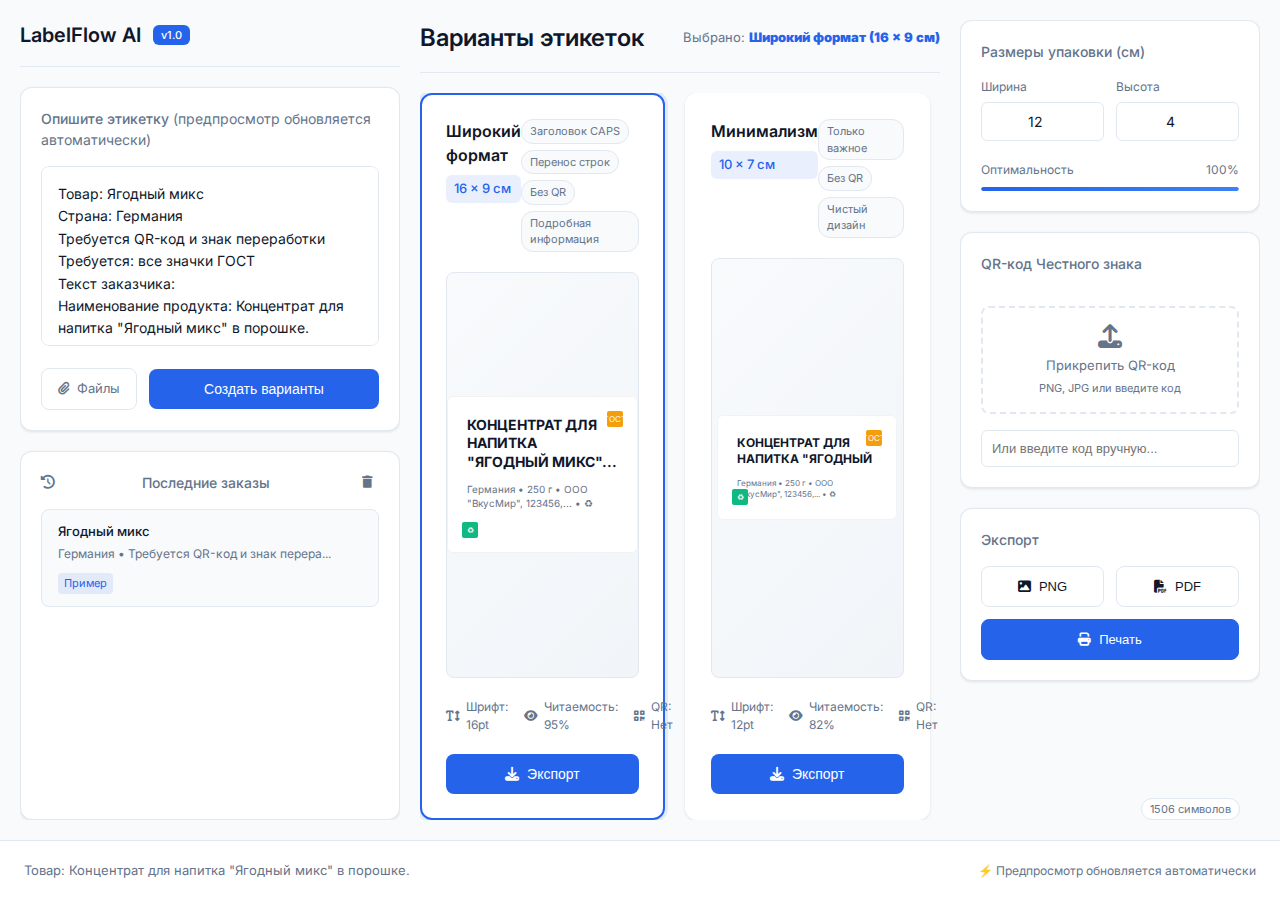
<file: geg/autolabel/index.html>
<!DOCTYPE html>
<html lang="ru">
<head>
    <meta charset="UTF-8">
    <meta name="viewport" content="width=device-width, initial-scale=1.0">
    <title>LabelFlow AI - Предпросмотр этикеток</title>
    <link rel="stylesheet" href="https://cdnjs.cloudflare.com/ajax/libs/font-awesome/6.4.0/css/all.min.css">
    <link href="https://fonts.googleapis.com/css2?family=Inter:wght@300;400;500;600&display=swap" rel="stylesheet">
    <style>
        :root {
            --primary: #2563eb;
            --primary-dark: #1d4ed8;
            --surface: #ffffff;
            --surface-alt: #f8fafc;
            --border: #e2e8f0;
            --text: #0f172a;
            --text-light: #64748b;
            --radius: 12px;
            --shadow: 0 1px 3px rgba(0, 0, 0, 0.1);
            --shadow-lg: 0 10px 25px -5px rgba(0, 0, 0, 0.1);
        }

        * {
            margin: 0;
            padding: 0;
            box-sizing: border-box;
        }

        body {
            font-family: 'Inter', sans-serif;
            background: var(--surface-alt);
            color: var(--text);
            line-height: 1.5;
            height: 100vh;
            overflow: hidden;
        }

        .app-container {
            display: flex;
            height: calc(100vh - 60px);
            padding: 20px;
            gap: 20px;
            max-width: 100%;
            margin: 0 auto;
            overflow: hidden;
        }

        .input-panel {
            flex: 0 0 380px;
            display: flex;
            flex-direction: column;
            gap: 20px;
            overflow-y: auto;
        }

        .panel-header {
            display: flex;
            align-items: center;
            gap: 12px;
            padding-bottom: 16px;
            border-bottom: 1px solid var(--border);
        }

        .panel-header h2 {
            font-size: 20px;
            font-weight: 600;
            color: var(--text);
        }

        .badge {
            background: var(--primary);
            color: white;
            padding: 2px 8px;
            border-radius: 6px;
            font-size: 11px;
            font-weight: 500;
        }

        .input-container {
            background: var(--surface);
            border: 1px solid var(--border);
            border-radius: var(--radius);
            padding: 20px;
            box-shadow: var(--shadow);
        }

        .input-header {
            margin-bottom: 16px;
        }

        .input-header h3 {
            font-size: 14px;
            font-weight: 500;
            color: var(--text-light);
            margin-bottom: 8px;
        }

        #ai-input {
            width: 100%;
            min-height: 180px;
            padding: 16px;
            border: 1px solid var(--border);
            border-radius: 8px;
            background: var(--surface);
            color: var(--text);
            font-family: 'Inter', sans-serif;
            font-size: 14px;
            line-height: 1.6;
            resize: none;
            margin-bottom: 16px;
            transition: border-color 0.2s;
        }

        #ai-input:focus {
            outline: none;
            border-color: var(--primary);
        }

        .input-actions {
            display: flex;
            gap: 12px;
            align-items: center;
        }

        .attach-btn {
            display: flex;
            align-items: center;
            gap: 8px;
            padding: 10px 16px;
            background: var(--surface);
            border: 1px solid var(--border);
            border-radius: 8px;
            color: var(--text-light);
            font-size: 13px;
            cursor: pointer;
            transition: all 0.2s;
        }

        .attach-btn:hover {
            border-color: var(--primary);
            color: var(--primary);
        }

        .generate-btn {
            flex: 1;
            padding: 12px 24px;
            background: var(--primary);
            color: white;
            border: none;
            border-radius: 8px;
            font-size: 14px;
            font-weight: 500;
            cursor: pointer;
            transition: background 0.2s;
        }

        .generate-btn:hover {
            background: var(--primary-dark);
        }

        .history-templates {
            background: var(--surface);
            border: 1px solid var(--border);
            border-radius: var(--radius);
            padding: 20px;
            box-shadow: var(--shadow);
            flex: 1;
            overflow-y: auto;
        }

        .history-templates h4 {
            font-size: 14px;
            font-weight: 500;
            color: var(--text-light);
            margin-bottom: 16px;
            display: flex;
            align-items: center;
            gap: 8px;
        }

        .template-item {
            padding: 12px 16px;
            background: var(--surface-alt);
            border: 1px solid var(--border);
            border-radius: 8px;
            cursor: pointer;
            transition: all 0.2s;
            margin-bottom: 10px;
            font-size: 13px;
            line-height: 1.5;
        }

        .template-item:hover {
            border-color: var(--primary);
            background: white;
            transform: translateX(2px);
        }

        .template-product {
            font-weight: 500;
            color: var(--text);
            margin-bottom: 4px;
        }

        .template-size {
            font-size: 11px;
            color: var(--primary);
            background: rgba(37, 99, 235, 0.1);
            padding: 2px 6px;
            border-radius: 4px;
            display: inline-block;
            margin-top: 4px;
        }

        .preview-panel {
            flex: 1;
            display: flex;
            flex-direction: column;
            gap: 20px;
            overflow: hidden;
        }

        .preview-header {
            display: flex;
            align-items: center;
            justify-content: space-between;
            padding-bottom: 16px;
            border-bottom: 1px solid var(--border);
            flex-shrink: 0;
        }

        .preview-header h2 {
            font-size: 24px;
            font-weight: 600;
            color: var(--text);
        }

        .selected-info {
            font-size: 13px;
            color: var(--text-light);
        }

        .selected-info strong {
            color: var(--primary);
        }

        .label-variants {
            display: flex;
            gap: 20px;
            flex: 1;
            overflow-y: auto;
            padding-right: 10px;
        }

        .label-variant {
            background: var(--surface);
            border: 2px solid transparent;
            border-radius: var(--radius);
            padding: 24px;
            transition: all 0.2s;
            cursor: pointer;
            display: flex;
            flex-direction: column;
            gap: 20px;
            box-shadow: var(--shadow);
            min-height: 400px;
            flex: 1;
            min-width: 45%;
            max-width: 48%;
        }

        .label-variant:hover {
            border-color: var(--border);
            transform: translateY(-2px);
            box-shadow: var(--shadow-lg);
        }

        .label-variant.selected {
            border-color: var(--primary);
            box-shadow: 0 0 0 3px rgba(37, 99, 235, 0.1);
        }

        .variant-header {
            display: flex;
            justify-content: space-between;
            align-items: flex-start;
        }

        .variant-info h3 {
            font-size: 16px;
            font-weight: 600;
            margin-bottom: 8px;
        }

        .variant-size {
            font-size: 13px;
            color: var(--primary);
            font-weight: 500;
            background: rgba(37, 99, 235, 0.1);
            padding: 4px 8px;
            border-radius: 6px;
        }

        .variant-features {
            display: flex;
            gap: 6px;
            flex-wrap: wrap;
        }

        .feature-tag {
            font-size: 11px;
            padding: 3px 8px;
            background: var(--surface-alt);
            border: 1px solid var(--border);
            border-radius: 12px;
            color: var(--text-light);
        }

        .preview-container {
            flex: 1;
            min-height: 200px;
            background: linear-gradient(135deg, #f8fafc 0%, #f1f5f9 100%);
            border-radius: 8px;
            display: flex;
            align-items: center;
            justify-content: center;
            position: relative;
            border: 1px solid var(--border);
        }

        .label-mockup {
            width: 100%;
            height: 100%;
            display: flex;
            flex-direction: column;
            padding: 20px;
            gap: 12px;
            position: relative;
            background: white;
            border-radius: 6px;
            box-shadow: inset 0 0 0 1px rgba(0,0,0,0.05);
        }

        .label-mockup.size-large {
            width: 280px;
            height: 157px;
            font-size: 11px;
        }

        .label-mockup.size-small {
            width: 180px;
            height: 105px;
            font-size: 9px;
        }

        .mockup-title {
            font-weight: 700;
            text-transform: uppercase;
            color: var(--text);
            line-height: 1.3;
            max-height: 50%;
            overflow: hidden;
            word-wrap: break-word;
        }

        .mockup-details {
            color: var(--text-light);
            line-height: 1.4;
            font-size: 0.9em;
        }

        .mockup-qr {
            position: absolute;
            width: 24px;
            height: 24px;
            background: repeating-conic-gradient(#000 0% 25%, #fff 0% 50%) 50% / 4px 4px;
            border: 1px solid rgba(0,0,0,0.2);
        }

        .mockup-icon {
            position: absolute;
            width: 16px;
            height: 16px;
            background: var(--primary);
            border-radius: 2px;
            display: flex;
            align-items: center;
            justify-content: center;
            font-size: 8px;
            color: white;
        }

        .variant-stats {
            display: flex;
            gap: 16px;
            font-size: 12px;
            color: var(--text-light);
        }

        .stat-item {
            display: flex;
            align-items: center;
            gap: 6px;
        }

        .select-btn {
            padding: 12px;
            background: var(--primary);
            color: white;
            border: none;
            border-radius: 8px;
            font-size: 14px;
            font-weight: 500;
            cursor: pointer;
            transition: background 0.2s;
            margin-top: auto;
        }

        .select-btn:hover {
            background: var(--primary-dark);
        }

        .details-panel {
            flex: 0 0 300px;
            display: flex;
            flex-direction: column;
            gap: 20px;
            overflow-y: auto;
        }

        .details-section {
            background: var(--surface);
            border: 1px solid var(--border);
            border-radius: var(--radius);
            padding: 20px;
            box-shadow: var(--shadow);
        }

        .details-section h3 {
            font-size: 14px;
            font-weight: 500;
            color: var(--text-light);
            margin-bottom: 16px;
            display: flex;
            align-items: center;
            gap: 8px;
        }

        .dimension-inputs {
            display: grid;
            grid-template-columns: 1fr 1fr;
            gap: 12px;
            margin-bottom: 20px;
        }

        .dimension-input label {
            display: block;
            font-size: 12px;
            color: var(--text-light);
            margin-bottom: 6px;
        }

        .dimension-input input {
            width: 100%;
            padding: 10px;
            border: 1px solid var(--border);
            border-radius: 6px;
            font-family: 'Inter', sans-serif;
            font-size: 14px;
            color: var(--text);
            text-align: center;
        }

        .dimension-input input:focus {
            outline: none;
            border-color: var(--primary);
        }

        .optimization-progress {
            margin-top: 20px;
        }

        .progress-header {
            display: flex;
            justify-content: space-between;
            margin-bottom: 8px;
            font-size: 12px;
            color: var(--text-light);
        }

        .progress-bar {
            height: 4px;
            background: var(--surface-alt);
            border-radius: 2px;
            overflow: hidden;
        }

        .progress-fill {
            height: 100%;
            background: linear-gradient(90deg, var(--primary), #3b82f6);
            border-radius: 2px;
            transition: width 0.3s ease;
        }

        .qr-section {
            display: flex;
            flex-direction: column;
            gap: 16px;
        }

        .qr-upload {
            padding: 16px;
            border: 2px dashed var(--border);
            border-radius: 8px;
            text-align: center;
            cursor: pointer;
            transition: all 0.2s;
        }

        .qr-upload:hover {
            border-color: var(--primary);
            background: rgba(37, 99, 235, 0.02);
        }

        .qr-upload i {
            font-size: 24px;
            color: var(--text-light);
            margin-bottom: 8px;
        }

        .qr-upload span {
            display: block;
            font-size: 13px;
            color: var(--text-light);
        }

        .export-buttons {
            display: grid;
            grid-template-columns: 1fr 1fr;
            gap: 12px;
            margin-top: 16px;
        }

        .export-btn {
            padding: 12px;
            background: var(--surface);
            border: 1px solid var(--border);
            border-radius: 8px;
            color: var(--text);
            font-size: 13px;
            font-weight: 500;
            cursor: pointer;
            transition: all 0.2s;
            display: flex;
            align-items: center;
            justify-content: center;
            gap: 8px;
        }

        .export-btn:hover {
            border-color: var(--primary);
            color: var(--primary);
        }

        .export-btn.primary {
            grid-column: span 2;
            background: var(--primary);
            border-color: var(--primary);
            color: white;
        }

        .export-btn.primary:hover {
            background: var(--primary-dark);
        }

        .app-footer {
            height: 60px;
            padding: 16px 24px;
            background: var(--surface);
            border-top: 1px solid var(--border);
            display: flex;
            justify-content: space-between;
            align-items: center;
            position: relative;
            z-index: 10;
        }

        .footer-info {
            font-size: 13px;
            color: var(--text-light);
            display: flex;
            align-items: center;
            gap: 16px;
        }

        @keyframes fadeIn {
            from { opacity: 0; transform: translateY(10px); }
            to { opacity: 1; transform: translateY(0); }
        }

        .label-variant {
            animation: fadeIn 0.3s ease-out;
        }

        ::-webkit-scrollbar {
            width: 4px;
        }

        ::-webkit-scrollbar-track {
            background: transparent;
        }

        ::-webkit-scrollbar-thumb {
            background: var(--border);
            border-radius: 2px;
        }

        ::-webkit-scrollbar-thumb:hover {
            background: var(--text-light);
        }
        
        .preview-panel {
            transition: opacity 0.3s ease;
        }

        .select-btn {
            display: flex;
            align-items: center;
            justify-content: center;
            gap: 8px;
            transition: all 0.2s ease;
        }

        .select-btn:hover {
            transform: translateY(-2px);
            box-shadow: 0 4px 12px rgba(37, 99, 235, 0.2);
        }

        .label-variant.selected {
            animation: pulse 2s infinite;
        }

        @keyframes pulse {
            0% { box-shadow: 0 0 0 3px rgba(37, 99, 235, 0.1); }
            50% { box-shadow: 0 0 0 6px rgba(37, 99, 235, 0.05); }
            100% { box-shadow: 0 0 0 3px rgba(37, 99, 235, 0.1); }
        }

        .empty-preview {
            display: flex;
            flex-direction: column;
            align-items: center;
            justify-content: center;
            gap: 16px;
            padding: 40px;
            color: var(--text-light);
            text-align: center;
        }

        .empty-preview i {
            font-size: 48px;
            color: var(--border);
        }

        .empty-preview h3 {
            font-size: 16px;
            font-weight: 500;
            margin-bottom: 8px;
        }

        .empty-preview p {
            font-size: 13px;
            color: var(--text-light);
        }

        .char-counter {
            position: absolute;
            bottom: 80px;
            right: 40px;
            font-size: 11px;
            color: var(--text-light);
            background: rgba(255,255,255,0.9);
            padding: 2px 8px;
            border-radius: 12px;
            border: 1px solid var(--border);
        }
    </style>
</head>
<body>
    <div class="app-container">
        <div class="input-panel">
            <div class="panel-header">
                <h2>LabelFlow AI</h2>
                <span class="badge">v1.0</span>
            </div>

            <div class="input-container">
                <div class="input-header">
                    <h3>Опишите этикетку <span style="font-weight: 400; color: var(--text-light);">(предпросмотр обновляется автоматически)</span></h3>
                </div>
                
                <textarea id="ai-input" 
                          placeholder="Просто опишите что нужно... Предпросмотр обновится сразу при вводе!

Пример:
Товар: Апельсиновый сок 200мл
Страна: Бразилия
Импортёр: ООО &quot;Фруктовый мир&quot;
Знак переработки
Упаковка: 12×4см">Товар: Ягодный микс
Страна: Германия
Требуется QR-код и знак переработки
Требуется: все значки ГОСТ
Текст заказчика:
Наименование продукта: Концентрат для напитка "Ягодный микс" в порошке.
Состав продукта: сахар, мальтодекстрин, концентрированный сок черной смородины (8%), концентрированный сок малины (5%), регуляторы кислотности (лимонная кислота, цитрат натрия), натуральные ароматизаторы (малина, черная смородина), витамин С (аскорбиновая кислота), краситель: концентрат черной моркови.
Пищевая ценность на 100 г продукта: белки 0,5 г, жиры 0 г, углеводы 94 г, из них сахара 85 г.
Энергетическая ценность: 1600 кДж / 380 ккал.
Способ применения: 2 чайные ложки (около 10 г) продукта растворить в 200 мл холодной или горячей воды.
Масса нетто: 250 г.
Срок годности: 24 месяца.
Дата изготовления: 10.05.2024.
Дата окончания срока годности: 10.05.2026.
Условия хранения: хранить в сухом прохладном месте, избегая прямых солнечных лучей.
После вскрытия упаковки употребить в течение 6 недель.
Изготовитель: "Sunny Foods GmbH", Германия.
Адрес изготовителя: Robert-Bosch-Strasse 10, 61169 Friedberg, Германия.
Импортер в РФ/ЕАЭС: ООО "ВкусМир", 123456, Россия, г. Москва, ул. Ленина, д. 1, офис 15.
Страна происхождения: Германия.
Таможенный союз.
Продукт соответствует требованиям технического регламента Таможенного союза ТР ТС 021/2011 "О безопасности пищевой продукции", ТР ТС 022/2011 "Пищевая продукция в части ее маркировки".
Штрихкод продукта: 4 012345 678900.
Не является лекарственным средством.</textarea>
                
                <div class="char-counter" id="char-counter">
                    0 символов
                </div>
                
                <div class="input-actions">
                    <label class="attach-btn">
                        <i class="fas fa-paperclip"></i>
                        Файлы
                        <input type="file" multiple hidden onchange="app.handleFiles(this.files)">
                    </label>
                    <button class="generate-btn" onclick="app.generate()">
                        Создать варианты
                    </button>
                </div>
            </div>

            <div class="history-templates">
                <h4>
                    <i class="fas fa-history"></i>
                    Последние заказы
                </h4>
            </div>
        </div>

        <div class="preview-panel">
            <div class="preview-header">
                <h2>Варианты этикеток</h2>
                <div class="selected-info">
                    Выбрано: <strong id="selected-variant">Широкий формат (16×9см)</strong>
                </div>
            </div>

            <div class="label-variants" id="label-variants">
            </div>
        </div>

        <div class="details-panel">
            <div class="details-section">
                <h3>Размеры упаковки (см)</h3>
                
                <div class="dimension-inputs">
                    <div class="dimension-input">
                        <label>Ширина</label>
                        <input type="number" id="width" value="12" min="1" step="0.1" onchange="app.updateOptimization(); app.livePreview()">
                    </div>
                    <div class="dimension-input">
                        <label>Высота</label>
                        <input type="number" id="height" value="4" min="1" step="0.1" onchange="app.updateOptimization(); app.livePreview()">
                    </div>
                </div>

                <div class="optimization-progress">
                    <div class="progress-header">
                        <span>Оптимальность</span>
                        <span id="optimization-percent">75%</span>
                    </div>
                    <div class="progress-bar">
                        <div class="progress-fill" id="optimization-bar" style="width: 75%"></div>
                    </div>
                </div>
            </div>

            <div class="details-section qr-section">
                <h3>QR-код Честного знака</h3>
                
                <label class="qr-upload">
                    <i class="fas fa-upload"></i>
                    <span>Прикрепить QR-код</span>
                    <span style="font-size: 11px; color: var(--text-light); margin-top: 4px;">PNG, JPG или введите код</span>
                    <input type="file" accept="image/*,.txt" hidden onchange="app.handleQRUpload(this.files)">
                </label>

                <input type="text" 
                       id="qr-code" 
                       placeholder="Или введите код вручную..." 
                       style="width: 100%; padding: 10px; border: 1px solid var(--border); border-radius: 6px; font-size: 13px;"
                       oninput="app.updateQR(this.value); app.livePreview()">
            </div>

            <div class="details-section">
                <h3>Экспорт</h3>
                
                <div class="export-buttons">
                    <button class="export-btn" onclick="app.exportFormat('png')">
                        <i class="fas fa-image"></i>
                        PNG
                    </button>
                    <button class="export-btn" onclick="app.exportFormat('pdf')">
                        <i class="fas fa-file-pdf"></i>
                        PDF
                    </button>
                    <button class="export-btn primary" onclick="app.printLabel()">
                        <i class="fas fa-print"></i>
                        Печать
                    </button>
                </div>
            </div>
        </div>
    </div>

    <div class="app-footer">
        <div class="footer-info">
            <div id="product-info">Товар: Ягодный микс</div>
        </div>
        <div style="font-size: 12px; color: var(--text-light);">
            ⚡ Предпросмотр обновляется автоматически
        </div>
    </div>
    
    <script>
    class LabelFlowApp {
        constructor() {
            this.selectedVariant = null;
            this.apiUrl = 'http://localhost:8000/api';
            this.currentProduct = 'Ягодный микс';
            this.generatedVariants = [];
            this.orderHistory = [];
            this.maxHistorySize = 3;
            this.livePreviewTimeout = null;
            this.qrCodeData = null;
            
            this.init();
        }
        
        init() {
            this.loadOrderHistory();
            this.renderOrderHistory();
            this.updateProductInfo();
            
            setTimeout(() => {
                this.livePreview();
            }, 100);
            
            const input = document.getElementById('ai-input');
            if (input) {
                input.addEventListener('input', () => {
                    this.updateCharCounter();
                    this.livePreview();
                });
            }
            
            this.updateCharCounter();
        }
        
        parseTextForPreview(text) {
            const result = {
                product_name: 'Новая этикетка',
                product_full_name: '',
                ingredients: '',
                nutrition: '',
                nutrition_facts: {},
                energy_value: '',
                energy_value_kj: '',
                net_weight: '',
                volume: '',
                expiry_date: '',
                manufacture_date: '',
                shelf_life: '',
                after_opening: '',
                storage_conditions: '',
                manufacturer: '',
                manufacturer_address: '',
                manufacturer_full: '',
                importer: '',
                importer_address: '',
                importer_full: '',
                country_of_origin: '',
                customs_union: false,
                eaeu: false,
                certification: [],
                technical_regulations: [],
                tr_codes: [],
                barcode: '',
                ean13: '',
                requires_qr: false,
                qr_data: '',
                has_recycle: false,
                recycle_code: '',
                has_gost: false,
                gost_numbers: [],
                usage_instructions: '',
                dilution: '',
                warnings: [],
                allergens: [],
                batch_number: ''
            };
            
            if (!text) return result;
            
            const lines = text.split('\n');
            const fullText = text;
            
            for (const line of lines) {
                if (line.includes('Наименование продукта:')) {
                    result.product_full_name = line.split(':')[1].trim();
                    result.product_name = result.product_full_name;
                    break;
                }
            }
            if (!result.product_full_name) {
                const firstLine = lines[0];
                if (firstLine.includes(':')) {
                    const parts = firstLine.split(':');
                    result.product_name = parts[1]?.trim() || parts[0].trim();
                    result.product_full_name = result.product_name;
                } else {
                    result.product_name = firstLine.trim();
                    result.product_full_name = result.product_name;
                }
            }
            
            const compositionMatch = fullText.match(/Состав продукта:(.+?)(?:\.\s+Пищевая|\.\s+Способ|\.\s+Масса|\.\s+Срок|\.\s+Дата|$)/is);
            if (compositionMatch) {
                result.ingredients = compositionMatch[1].trim();
            } else {
                for (const line of lines) {
                    if (line.toLowerCase().includes('состав продукта:') || line.toLowerCase().includes('состав:')) {
                        result.ingredients = line.split(':')[1].trim();
                        break;
                    }
                }
            }
            
            const nutritionMatch = fullText.match(/Пищевая ценность на 100 г продукта:(.+?)(?:\.\s+Энергетическая|\.\s+Способ|\.\s+Масса|$)/is);
            if (nutritionMatch) {
                result.nutrition = nutritionMatch[1].trim();
            }
            
            const energyMatch = fullText.match(/Энергетическая ценность:\s*(\d+)\s*кДж\s*\/\s*(\d+)\s*ккал/i);
            if (energyMatch) {
                result.energy_value_kj = energyMatch[1] + ' кДж';
                result.energy_value = energyMatch[2] + ' ккал';
            }
            
            const weightMatch = fullText.match(/Масса нетто:\s*(\d+\s*г)/i);
            if (weightMatch) {
                result.net_weight = weightMatch[1];
            }
            
            const shelfLifeMatch = fullText.match(/Срок годности:\s*(\d+\s*месяца?)/i);
            if (shelfLifeMatch) {
                result.shelf_life = shelfLifeMatch[1];
            }
            
            const manufactureMatch = fullText.match(/Дата изготовления:\s*([\d\.]+)/i);
            if (manufactureMatch) {
                result.manufacture_date = manufactureMatch[1];
            }
            
            const expiryMatch = fullText.match(/Дата окончания срока годности:\s*([\d\.]+)/i);
            if (expiryMatch) {
                result.expiry_date = expiryMatch[1];
            }
            
            const afterMatch = fullText.match(/После вскрытия упаковки\s*([^.]+)/i);
            if (afterMatch) {
                result.after_opening = 'После вскрытия: ' + afterMatch[1].trim();
            }
            
            const storageMatch = fullText.match(/Условия хранения:\s*([^.]+)/i);
            if (storageMatch) {
                result.storage_conditions = storageMatch[1].trim();
            }
            
            const manufacturerMatch = fullText.match(/Изготовитель:\s*([^.]+)/i);
            if (manufacturerMatch) {
                result.manufacturer = manufacturerMatch[1].trim();
            }
            
            const manufacturerAddressMatch = fullText.match(/Адрес изготовителя:\s*([^.]+)/i);
            if (manufacturerAddressMatch) {
                result.manufacturer_address = manufacturerAddressMatch[1].trim();
                result.manufacturer_full = result.manufacturer + ', ' + result.manufacturer_address;
            } else {
                result.manufacturer_full = result.manufacturer;
            }
            
            const importerMatch = fullText.match(/Импортер в РФ\/ЕАЭС:\s*([^.]+)/i);
            if (importerMatch) {
                result.importer = importerMatch[1].trim();
                result.importer_full = result.importer;
            }
            
            const importerAddressMatch = fullText.match(/ООО.*?,\s*\d+,\s*Россия,[^.]+/i);
            if (importerAddressMatch) {
                result.importer_address = importerAddressMatch[0];
                result.importer_full = result.importer + ', ' + result.importer_address;
            }
            
            const countryMatch = fullText.match(/Страна происхождения:\s*([^.]+)/i);
            if (countryMatch) {
                result.country_of_origin = countryMatch[1].trim();
            }
            
            if (fullText.includes('Таможенный союз')) {
                result.customs_union = true;
            }
            
            const trMatches = fullText.matchAll(/(ТР ТС\s*\d{3,4}\/\d{4})/gi);
            for (const match of trMatches) {
                if (!result.technical_regulations.includes(match[1])) {
                    result.technical_regulations.push(match[1]);
                }
            }
            
            const barcodeMatch = fullText.match(/Штрихкод продукта:\s*([\d\s]+)/i);
            if (barcodeMatch) {
                result.barcode = barcodeMatch[1].trim();
                result.ean13 = result.barcode;
            }
            
            if (fullText.includes('Не является лекарственным средством')) {
                result.warnings.push('Не является лекарственным средством');
            }
            
            if (fullText.includes('Требуется QR-код') || fullText.includes('Честного знака')) {
                result.requires_qr = true;
            }
            
            if (fullText.includes('знак переработки')) {
                result.has_recycle = true;
            }
            
            if (fullText.includes('значки ГОСТ') || fullText.includes('Требуется: все значки ГОСТ')) {
                result.has_gost = true;
            }
            
            const usageMatch = fullText.match(/Способ применения:\s*([^.]+)/i);
            if (usageMatch) {
                result.usage_instructions = usageMatch[1].trim();
                
                const dilutionMatch = usageMatch[1].match(/(\d+)\s*г.*?(\d+)\s*мл/i);
                if (dilutionMatch) {
                    result.dilution = dilutionMatch[1] + 'г / ' + dilutionMatch[2] + 'мл';
                }
            }
            
            console.log('✅ Парсинг завершен:', {
                product: result.product_name,
                ingredients: result.ingredients?.substring(0, 50) + '...',
                nutrition: result.nutrition,
                energy: result.energy_value,
                manufacturer: result.manufacturer_full,
                importer: result.importer_full,
                barcode: result.barcode
            });
            
            return result;
        }
        
        livePreview() {
            const text = document.getElementById('ai-input')?.value.trim() || '';
            const parsedData = this.parseTextForPreview(text);
            this.currentProduct = parsedData.product_name;
            this.updateProductInfo();
            const previewVariants = this.createPreviewVariants(parsedData);
            this.displayLivePreviews(previewVariants, parsedData);
            this.updateOptimization();
        }
        
        createPreviewVariants(data) {
            const width = parseFloat(document.getElementById('width')?.value) || 12;
            const height = parseFloat(document.getElementById('height')?.value) || 4;
            
            const qrInput = document.getElementById('qr-code')?.value || '';
            const hasQR = qrInput.length > 0 || this.qrCodeData;
            
            return [
                {
                    id: 1,
                    name: 'Широкий формат',
                    size: '16 × 9 см',
                    width: 16,
                    height: 9,
                    features: ['Заголовок CAPS', 'Перенос строк', hasQR ? 'QR справа' : 'Без QR', 'Подробная информация'],
                    previewData: data,
                    isLive: true,
                    hasQR: hasQR,
                    qrData: qrInput || this.qrCodeData || 'QR'
                },
                {
                    id: 2,
                    name: 'Минимализм',
                    size: '10 × 7 см',
                    width: 10,
                    height: 7,
                    features: ['Только важное', hasQR ? 'Крупный QR' : 'Без QR', 'Чистый дизайн'],
                    previewData: data,
                    isLive: true,
                    hasQR: hasQR,
                    qrData: qrInput || this.qrCodeData || 'QR'
                }
            ];
        }
        
        displayLivePreviews(variants, parsedData) {
            const container = document.getElementById('label-variants');
            if (!container) return;
            
            container.innerHTML = '';
            
            if (!parsedData || !parsedData.product_name || parsedData.product_name === 'Новая этикетка' && !document.getElementById('ai-input')?.value.trim()) {
                container.innerHTML = `
                    <div style="flex: 1; display: flex; align-items: center; justify-content: center;">
                        <div class="empty-preview">
                            <i class="fas fa-paint-brush"></i>
                            <h3>Начните вводить текст</h3>
                            <p>Предпросмотр этикеток появится сразу<br>как вы начнете печатать</p>
                        </div>
                    </div>
                `;
                return;
            }
            
            variants.forEach((variant, index) => {
                const variantHTML = this.createLiveVariantHTML(variant, index, parsedData);
                container.innerHTML += variantHTML;
            });
            
            if (variants[0]) {
                document.getElementById('selected-variant').innerHTML = 
                    '<strong>' + variants[0].name + ' (' + variants[0].size + ')</strong>';
                this.selectedVariant = variants[0];
            }
            
            const firstVariant = container.querySelector('.label-variant');
            if (firstVariant) {
                firstVariant.classList.add('selected');
            }
        }
        
        createLiveVariantHTML(variant, index, parsedData) {
            const previewText = this.createLivePreviewText(parsedData, variant);
            let previewSizeClass = 'size-large';
            if (variant.width <= 10) previewSizeClass = 'size-small';
            const qrStyle = this.getLiveQRStyle(variant);
            
            return `
                <div class="label-variant ${index === 0 ? 'selected' : ''}" 
                     onclick="app.selectLiveVariant(${index})" 
                     data-index="${index}">
                    <div class="variant-header">
                        <div class="variant-info">
                            <h3>${variant.name}</h3>
                            <div class="variant-size">${variant.size}</div>
                        </div>
                        <div class="variant-features">
                            ${variant.features.filter(f => f).map(f => 
                                `<span class="feature-tag">${f}</span>`
                            ).join('')}
                        </div>
                    </div>
                    
                    <div class="preview-container">
                        <div class="label-mockup ${previewSizeClass}" style="position: relative;">
                            <div class="mockup-title" style="font-size: ${variant.width >= 16 ? '14px' : '12px'};">${previewText.title}</div>
                            <div class="mockup-details">${previewText.details}</div>
                            
                            ${variant.hasQR ? 
                                `<div class="mockup-qr" style="${qrStyle}" title="${variant.qrData || 'QR-код'}"></div>` : 
                                ''}
                            
                            ${parsedData.has_recycle ? 
                                `<div class="mockup-icon" style="bottom: 15px; left: 15px; background: #10b981;">♻</div>` : 
                                ''}
                            
                            ${parsedData.has_gost ? 
                                `<div class="mockup-icon" style="top: 15px; right: 15px; background: #f59e0b;">ГОСТ</div>` : 
                                ''}
                        </div>
                    </div>
                    
                    <div class="variant-stats">
                        <div class="stat-item">
                            <i class="fas fa-text-height"></i>
                            <span>Шрифт: ${this.calculateLiveFontSize(variant.width)}pt</span>
                        </div>
                        <div class="stat-item">
                            <i class="fas fa-eye"></i>
                            <span>Читаемость: ${this.calculateLiveReadability(variant.width)}%</span>
                        </div>
                        <div class="stat-item">
                            <i class="fas fa-qrcode"></i>
                            <span>QR: ${variant.hasQR ? 'Да' : 'Нет'}</span>
                        </div>
                    </div>
                    
                    <button class="select-btn" onclick="app.exportLiveVariant(${index})">
                        <i class="fas fa-download"></i>
                        Экспорт
                    </button>
                </div>
            `;
        }
        
        createLivePreviewText(data, variant) {
            let title = data.product_name.toUpperCase();
            if (title.length > 40) {
                title = title.substring(0, 37) + '...';
            }
            
            const detailsParts = [];
            if (data.country_of_origin && data.country_of_origin !== 'Страна') {
                detailsParts.push(data.country_of_origin);
            }
            if (data.net_weight) {
                detailsParts.push(data.net_weight);
            }
            if (data.importer && data.importer !== 'Импортёр') {
                let importerShort = data.importer;
                if (importerShort.length > 25) {
                    importerShort = importerShort.substring(0, 22) + '...';
                }
                detailsParts.push(importerShort);
            }
            if (data.has_recycle) {
                detailsParts.push('♻');
            }
            
            let details = detailsParts.join(' • ');
            if (!details) {
                details = 'Этикетка • Предпросмотр';
            }
            
            return {
                title: title,
                details: details
            };
        }
        
        getLiveQRStyle(variant) {
            if (variant.name.includes('Широкий')) {
                return 'bottom: 15px; right: 15px;';
            } else {
                return 'bottom: 20px; left: 50%; transform: translateX(-50%); width: 30px; height: 30px;';
            }
        }
        
        selectLiveVariant(index) {
            const allVariants = document.querySelectorAll('.label-variant');
            allVariants.forEach(v => v.classList.remove('selected'));
            const selectedElement = document.querySelector(`[data-index="${index}"]`);
            if (selectedElement) {
                selectedElement.classList.add('selected');
                const title = selectedElement.querySelector('h3').textContent;
                const size = selectedElement.querySelector('.variant-size').textContent;
                document.getElementById('selected-variant').innerHTML = 
                    `<strong>${title} (${size})</strong>`;
                this.selectedVariant = this.generatedVariants[index] || { id: index + 1, name: title };
            }
        }
        
        async generate() {
            const text = document.getElementById('ai-input').value.trim();
            if (!text) {
                this.showMessage('Введите описание этикетки', 'warning');
                return;
            }
            
            this.showMessage('Генерация этикеток...', 'info');
            
            try {
                const response = await fetch(`${this.apiUrl}/generate`, {
                    method: 'POST',
                    headers: {'Content-Type': 'application/json'},
                    body: JSON.stringify({ text: text })
                });
                
                if (!response.ok) {
                    throw new Error(`HTTP ${response.status}`);
                }
                
                const data = await response.json();
                
                if (data.success) {
                    this.generatedVariants = data.variants;
                    this.showMessage('Этикетки созданы!', 'success');
                    this.saveToHistory(text, data.product_name);
                } else {
                    throw new Error(data.error || 'Ошибка сервера');
                }
            } catch (error) {
                console.error('Ошибка:', error);
                this.showMessage('Ошибка подключения к серверу', 'warning');
                const parsedData = this.parseTextForPreview(text);
                this.saveToHistory(text, parsedData.product_name);
            }
        }
        
        exportLiveVariant(index) {
            const text = document.getElementById('ai-input').value;
            const parsedData = this.parseTextForPreview(text);
            const qrCode = document.getElementById('qr-code').value || this.qrCodeData || '';
            
            const params = new URLSearchParams();
            
            params.append('product_name', parsedData.product_name || 'Товар');
            params.append('product_full_name', parsedData.product_full_name || parsedData.product_name || '');
            params.append('ingredients', parsedData.ingredients || '');
            params.append('nutrition', parsedData.nutrition || '');
            params.append('energy_value', parsedData.energy_value || '');
            params.append('energy_value_kj', parsedData.energy_value_kj || '');
            params.append('net_weight', parsedData.net_weight || '');
            params.append('expiry_date', parsedData.expiry_date || '');
            params.append('manufacture_date', parsedData.manufacture_date || '');
            params.append('shelf_life', parsedData.shelf_life || '');
            params.append('after_opening', parsedData.after_opening || '');
            params.append('storage_conditions', parsedData.storage_conditions || '');
            params.append('manufacturer', parsedData.manufacturer || '');
            params.append('manufacturer_address', parsedData.manufacturer_address || '');
            params.append('manufacturer_full', parsedData.manufacturer_full || '');
            params.append('importer', parsedData.importer || '');
            params.append('importer_address', parsedData.importer_address || '');
            params.append('importer_full', parsedData.importer_full || '');
            params.append('country', parsedData.country_of_origin || '');
            params.append('country_of_origin', parsedData.country_of_origin || '');
            params.append('customs_union', parsedData.customs_union ? 'true' : 'false');
            
            if (parsedData.technical_regulations && parsedData.technical_regulations.length) {
                params.append('technical_regulations', parsedData.technical_regulations.join('|'));
            }
            
            params.append('barcode', parsedData.barcode || parsedData.ean13 || '');
            params.append('ean13', parsedData.ean13 || parsedData.barcode || '');
            params.append('qr_required', parsedData.requires_qr ? 'true' : 'false');
            params.append('qr', qrCode || parsedData.qr_data || '');
            params.append('recycle', parsedData.has_recycle ? 'true' : 'false');
            params.append('gost', parsedData.has_gost ? 'true' : 'false');
            params.append('usage_instructions', parsedData.usage_instructions || '');
            
            if (parsedData.warnings && parsedData.warnings.length) {
                params.append('warnings', parsedData.warnings.join('|'));
            }
            
            const variant = this.generatedVariants[index] || { id: index + 1 };
            const exportUrl = `${this.apiUrl}/export/${variant.id}?${params.toString()}`;
            
            window.location.href = exportUrl;
            this.showMessage(`Скачивание этикетки для "${parsedData.product_name}"`, 'success');
        }
        
        exportFormat(format) {
            if (format === 'png' && this.selectedVariant) {
                const text = document.getElementById('ai-input').value;
                const parsedData = this.parseTextForPreview(text);
                const qrCode = document.getElementById('qr-code').value || this.qrCodeData || '';
                
                const params = new URLSearchParams({
                    product_name: parsedData.product_name || 'Товар',
                    country: parsedData.country_of_origin || '',
                    importer: parsedData.importer || '',
                    manufacturer: parsedData.manufacturer || '',
                    recycle: parsedData.has_recycle ? 'true' : 'false',
                    gost: parsedData.has_gost ? 'true' : 'false',
                    qr: qrCode || 'QR'
                });
                
                const variantId = this.selectedVariant.id || 1;
                window.location.href = `${this.apiUrl}/export/${variantId}?${params.toString()}`;
                this.showMessage(`Скачивание этикетки для "${parsedData.product_name}"`, 'success');
            } else if (format === 'pdf') {
                this.showMessage('PDF экспорт будет доступен позже', 'warning');
            } else {
                this.showMessage('Выберите вариант этикетки', 'warning');
            }
        }
        
        updateCharCounter() {
            const input = document.getElementById('ai-input');
            const counter = document.getElementById('char-counter');
            if (input && counter) {
                const count = input.value.length;
                counter.textContent = `${count} символов`;
            }
        }
        
        calculateLiveFontSize(width) {
            if (width >= 16) return 16;
            return 12;
        }
        
        calculateLiveReadability(width) {
            if (width >= 16) return 95;
            return 82;
        }
        
        saveToHistory(text, productName) {
            const order = {
                id: Date.now(),
                text: text,
                productName: productName || 'Неизвестный товар',
                timestamp: new Date().toLocaleTimeString('ru-RU', {hour: '2-digit', minute:'2-digit'}),
                date: new Date().toISOString()
            };
            
            this.orderHistory.unshift(order);
            if (this.orderHistory.length > this.maxHistorySize) {
                this.orderHistory = this.orderHistory.slice(0, this.maxHistorySize);
            }
            this.saveOrderHistory();
            this.renderOrderHistory();
        }
        
        loadOrderHistory() {
            try {
                const saved = localStorage.getItem('labelflow_order_history');
                if (saved) {
                    this.orderHistory = JSON.parse(saved);
                    this.orderHistory.sort((a, b) => new Date(b.date) - new Date(a.date));
                    if (this.orderHistory.length > this.maxHistorySize) {
                        this.orderHistory = this.orderHistory.slice(0, this.maxHistorySize);
                    }
                }
            } catch (error) {
                console.error('Ошибка загрузки истории:', error);
                this.orderHistory = [];
            }
        }
        
        saveOrderHistory() {
            try {
                localStorage.setItem('labelflow_order_history', JSON.stringify(this.orderHistory));
            } catch (error) {
                console.error('Ошибка сохранения истории:', error);
            }
        }
        
        renderOrderHistory() {
            const container = document.querySelector('.history-templates');
            if (!container) return;
            
            const header = container.querySelector('h4');
            if (!header) return;
            
            let nextElement = header.nextElementSibling;
            while (nextElement) {
                const toRemove = nextElement;
                nextElement = nextElement.nextElementSibling;
                toRemove.remove();
            }
            
            const templatesContainer = document.createElement('div');
            templatesContainer.className = 'templates-list';
            container.appendChild(templatesContainer);
            
            const itemsToShow = this.orderHistory.length > 0 ? 
                this.orderHistory : [
                    {
                        id: 1,
                        productName: 'Ягодный микс',
                        text: document.getElementById('ai-input').value,
                        timestamp: 'Пример'
                    }
                ];
            
            itemsToShow.forEach((order) => {
                const orderElement = document.createElement('div');
                orderElement.className = 'template-item';
                orderElement.innerHTML = `
                    <div class="template-product">${order.productName}</div>
                    <div style="font-size: 12px; color: var(--text-light); margin-bottom: 6px;">
                        ${this.getPreviewText(order.text)}
                    </div>
                    <div class="template-size">${order.timestamp}</div>
                `;
                
                orderElement.addEventListener('click', () => {
                    this.loadFromHistory(order);
                });
                
                templatesContainer.appendChild(orderElement);
            });
        }
        
        getPreviewText(text) {
            const lines = text.split('\n').filter(line => line.trim());
            if (lines.length < 2) return text.substring(0, 60) + '...';
            const previewLines = lines.slice(1, 3).map(line => {
                const cleanLine = line.split(':').slice(1).join(':').trim() || line.trim();
                return cleanLine.substring(0, 30);
            });
            return previewLines.join(' • ') + (lines.length > 3 ? '...' : '');
        }
        
        loadFromHistory(order) {
            document.getElementById('ai-input').value = order.text;
            this.currentProduct = order.productName;
            this.updateProductInfo();
            this.showMessage(`Загружен заказ: ${order.productName}`, 'success');
            this.livePreview();
            setTimeout(() => {
                this.generate();
            }, 500);
        }
        
        updateProductInfo() {
            const productEl = document.getElementById('product-info');
            if (productEl) productEl.textContent = 'Товар: ' + (this.currentProduct || 'Новая этикетка');
        }
        
        updateOptimization() {
            const width = parseFloat(document.getElementById('width').value) || 12;
            const height = parseFloat(document.getElementById('height').value) || 4;
            const packageArea = width * height;
            const labelArea = 16 * 9;
            const coverage = Math.min(100, Math.round((labelArea / packageArea) * 100 * 0.8));
            
            const percentEl = document.getElementById('optimization-percent');
            const barEl = document.getElementById('optimization-bar');
            
            if (percentEl) percentEl.textContent = coverage + '%';
            if (barEl) barEl.style.width = coverage + '%';
        }
        
        showMessage(text, type = 'info') {
            console.log(`${type}: ${text}`);
            
            const existingNotifications = document.querySelectorAll('.notification');
            existingNotifications.forEach(n => n.remove());
            
            const colors = {
                info: '#3b82f6',
                success: '#10b981',
                warning: '#f59e0b',
                error: '#ef4444'
            };
            
            const color = colors[type] || colors.info;
            
            const notification = document.createElement('div');
            notification.className = 'notification';
            notification.innerHTML = `
                <div style="position: fixed; top: 20px; right: 20px; background: ${color}; 
                            color: white; padding: 12px 20px; border-radius: 8px; font-size: 14px; z-index: 1000; 
                            animation: fadeIn 0.3s; box-shadow: 0 4px 12px rgba(0,0,0,0.1);">
                    ${text}
                </div>
            `;
            
            document.body.appendChild(notification);
            
            setTimeout(() => {
                notification.style.animation = 'fadeOut 0.3s';
                setTimeout(() => {
                    if (notification.parentNode) {
                        notification.parentNode.removeChild(notification);
                    }
                }, 300);
            }, 3000);
        }
        
        handleFiles(files) {
            if (files.length > 0) {
                this.showMessage('Добавлено ' + files.length + ' файл(ов)', 'info');
            }
        }
        
        handleQRUpload(files) {
            if (files.length > 0) {
                const file = files[0];
                if (file.type.startsWith('image/')) {
                    const reader = new FileReader();
                    reader.onload = (e) => {
                        this.qrCodeData = 'QR_загружен';
                        document.getElementById('qr-code').value = 'QR-код загружен';
                        this.showMessage('QR-код загружен', 'success');
                        this.livePreview();
                    };
                    reader.readAsDataURL(file);
                } else {
                    const reader = new FileReader();
                    reader.onload = (e) => {
                        this.qrCodeData = e.target.result.substring(0, 30) + '...';
                        document.getElementById('qr-code').value = 'Код из файла';
                        this.showMessage('Данные загружены', 'success');
                        this.livePreview();
                    };
                    reader.readAsText(file);
                }
            }
        }
        
        updateQR(value) {
            this.qrCodeData = value || null;
        }
        
        printLabel() {
            this.showMessage('Подготовка к печати...');
            setTimeout(() => {
                window.print();
            }, 500);
        }
        
        clearHistory() {
            if (confirm('Очистить историю заказов?')) {
                this.orderHistory = [];
                localStorage.removeItem('labelflow_order_history');
                this.renderOrderHistory();
                this.showMessage('История очищена', 'info');
            }
        }
    }
    
    document.addEventListener('DOMContentLoaded', function() {
        window.app = new LabelFlowApp();
        
        const style = document.createElement('style');
        style.textContent = `
            @keyframes fadeIn {
                from { opacity: 0; transform: translateY(-10px); }
                to { opacity: 1; transform: translateY(0); }
            }
            @keyframes fadeOut {
                from { opacity: 1; transform: translateY(0); }
                to { opacity: 0; transform: translateY(-10px); }
            }
            
            .selected-template {
                background: rgba(37, 99, 235, 0.05) !important;
                border-color: var(--primary) !important;
            }
            
            .history-templates h4 {
                display: flex;
                justify-content: space-between;
                align-items: center;
            }
            
            .clear-history-btn {
                background: none;
                border: none;
                color: var(--text-light);
                cursor: pointer;
                font-size: 12px;
                padding: 2px 6px;
                border-radius: 4px;
            }
            
            .clear-history-btn:hover {
                color: var(--primary);
                background: rgba(37, 99, 235, 0.1);
            }
        `;
        document.head.appendChild(style);
        
        const historyHeader = document.querySelector('.history-templates h4');
        if (historyHeader) {
            const clearBtn = document.createElement('button');
            clearBtn.className = 'clear-history-btn';
            clearBtn.innerHTML = '<i class="fas fa-trash"></i>';
            clearBtn.title = 'Очистить историю';
            clearBtn.onclick = () => app.clearHistory();
            historyHeader.appendChild(clearBtn);
        }
    });
    </script>
</body>
</html>
</file>
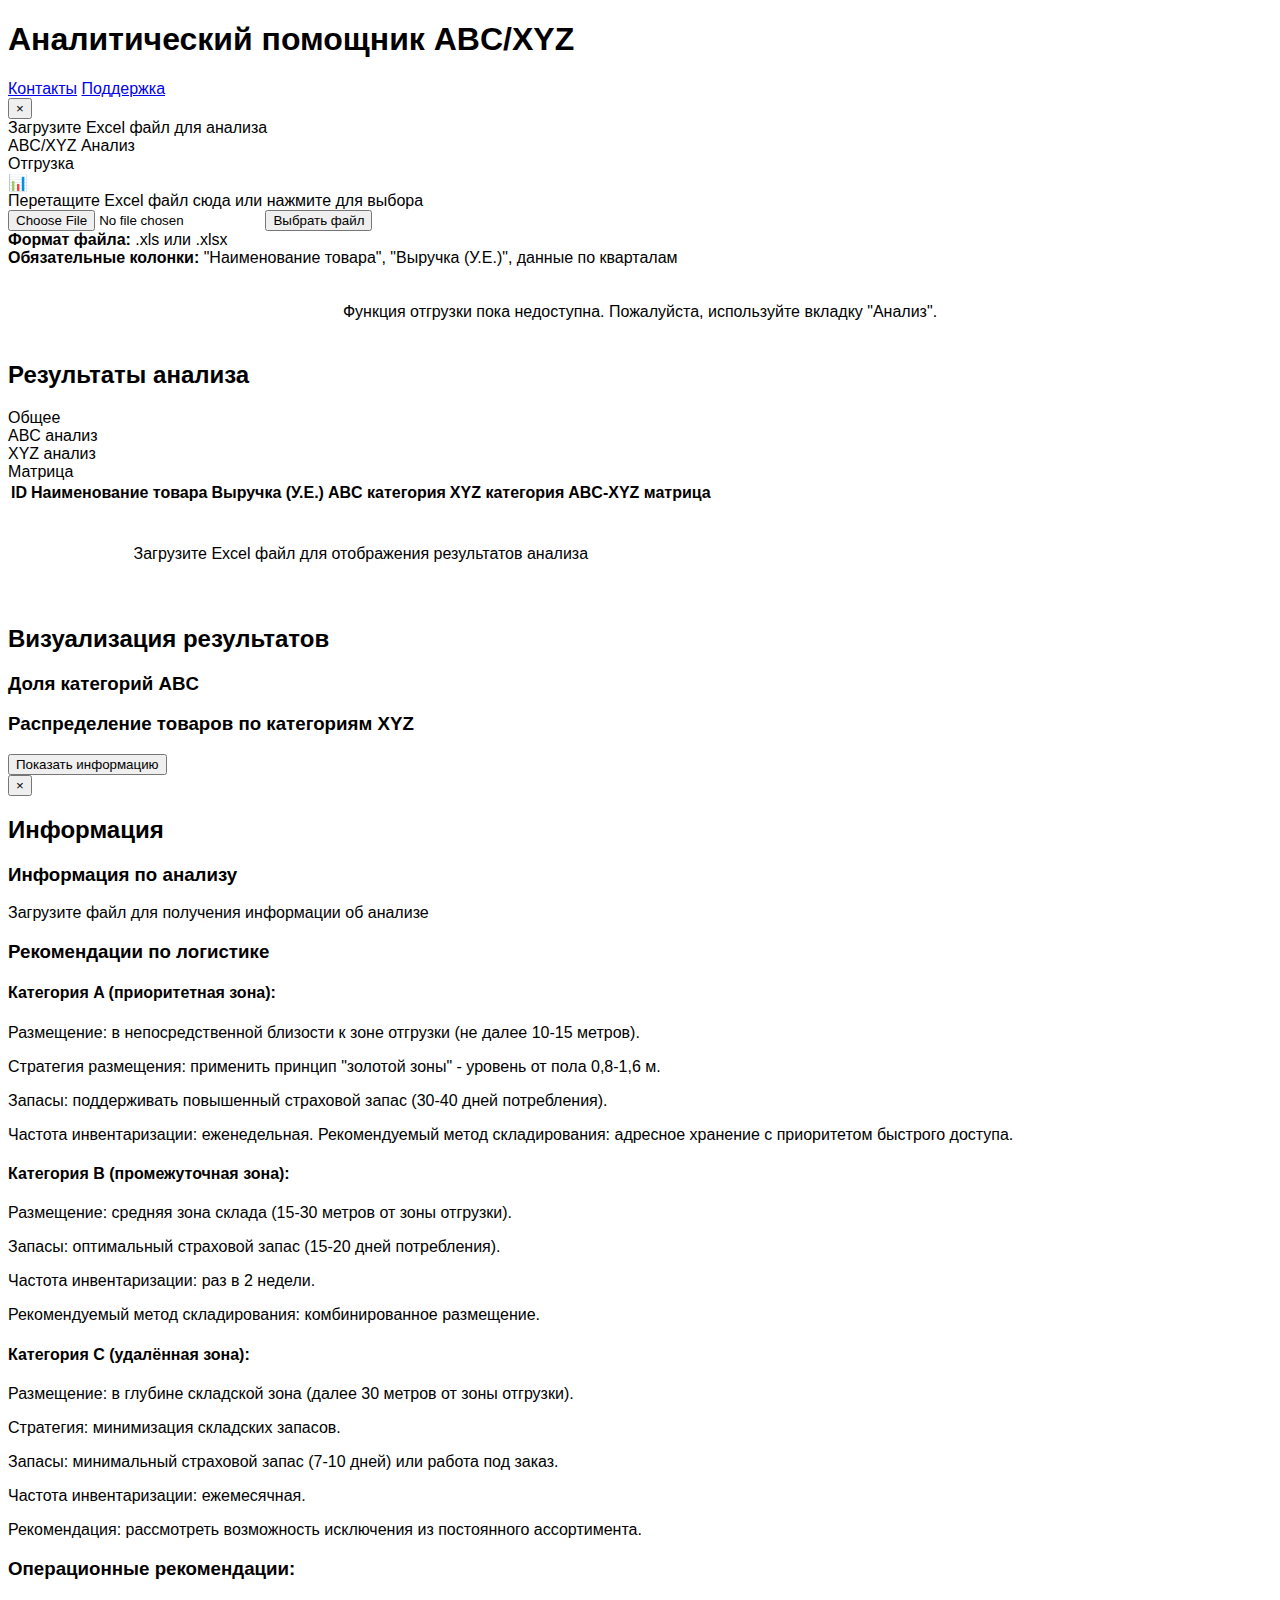
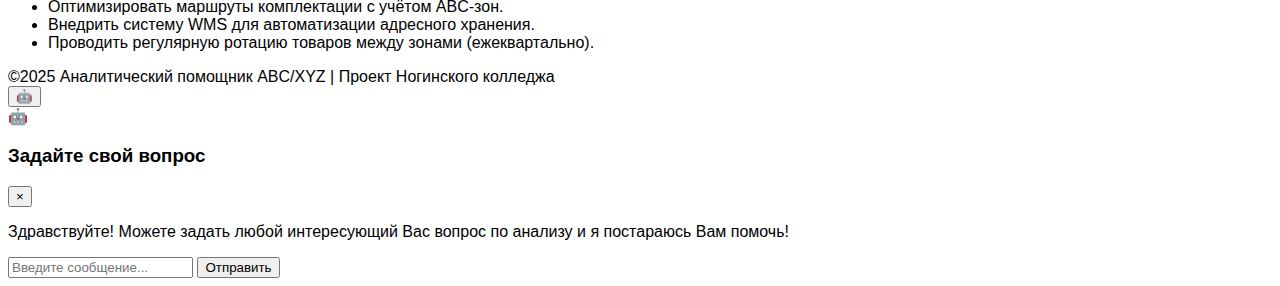
<file: pepe parser/templates/index.html>
<!DOCTYPE html>
<html lang="ru">
<head>
    <meta charset="UTF-8">
    <meta name="viewport" content="width=device-width, initial-scale=1.0">
    <title>Аналитический помощник ABC/XYZ</title>
    <link rel="stylesheet" href="/static/css/styles.css">
</head>
<body>
    <!-- HEADER -->
    <header class="header">
        <div class="header-inner">
            <h1>Аналитический помощник ABC/XYZ</h1>
            <nav class="header-links">
                <a href="#">Контакты</a>
                <a href="#">Поддержка</a>
            </nav>
        </div>
    </header>

    <!-- Уведомления -->
    <div id="notification" class="notification">
        <span id="notification-text"></span>
        <button class="close-notification" onclick="hideNotification()">×</button>
        <div class="progress-bar">
            <div class="progress-fill" id="progress-fill"></div>
        </div>
    </div>

    <!-- MAIN CONTENT -->
    <main class="page-container">
        <!-- Upload -->
        <div class="container">
            <div class="upload-section">
                <div class="upload-title">Загрузите Excel файл для анализа</div>
                
                <div class="tabs">
                    <div class="tab active" data-tab="upload">ABC/XYZ Анализ</div>
                    <div class="tab" data-tab="download">Отгрузка</div>
                </div>
                
                <div class="tab-content active" id="upload">
                    <div class="upload-area" id="dropArea">
                        <div class="upload-icon">📊</div>
                        <div class="upload-text">Перетащите Excel файл сюда или нажмите для выбора</div>
                        <input type="file" id="fileInput" class="file-input" accept=".xls,.xlsx">
                        <button class="upload-button" onclick="document.getElementById('fileInput').click()">
                            Выбрать файл
                        </button>
                        <div class="upload-note">
                            <strong>Формат файла:</strong> .xls или .xlsx<br>
                            <strong>Обязательные колонки:</strong> "Наименование товара", "Выручка (У.Е.)", данные по кварталам
                        </div>
                    </div>
                    
                    <div class="analysis-stats" id="analysisStats" style="display: none;">
                        <h4>Статистика анализа:</h4>
                        <div id="statsDetails"></div>
                    </div>
                </div>
                
                <div class="tab-content" id="download">
                    <p style="text-align: center; padding: 20px;">Функция отгрузки пока недоступна. Пожалуйста, используйте вкладку "Анализ".</p>
                </div>
            </div>
        </div>
    </main>

    <!-- Table -->
    <section class="results-section">
        <main class="result-container">
            <h2>Результаты анализа</h2>
            
            <div class="table-container">
                <div class="table-tabs">
                    <div class="table-tab active">Общее</div>
                    <div class="table-tab">ABC анализ</div>
                    <div class="table-tab">XYZ анализ</div>
                    <div class="table-tab">Матрица</div>
                </div>

                <div class="table-wrapper">
                    <table id="analysisTable">
                        <thead>
                            <tr>
                                <th>ID</th>
                                <th>Наименование товара</th>
                                <th>Выручка (У.Е.)</th>
                                <th>ABC категория</th>
                                <th>XYZ категория</th>
                                <th>ABC-XYZ матрица</th>
                            </tr>
                        </thead>
                        <tbody id="tableBody">
                            <tr>
                                <td colspan="6" style="text-align: center; padding: 40px;">
                                    Загрузите Excel файл для отображения результатов анализа
                                </td>
                            </tr>
                        </tbody>
                    </table>
                </div>
            </div>
        </main>
    </section>

    <!-- Visualization -->
    <main class="page-container">
        <section class="visual-section">
            <h2>Визуализация результатов</h2>

            <div class="charts">
                <div class="chart-box">
                    <h3>Доля категорий ABC</h3>
                    <div class="chart-placeholder" id="abcChart"></div>
                </div>

                <div class="chart-box">
                    <h3>Распределение товаров по категориям XYZ</h3>
                    <div class="chart-placeholder" id="xyzChart"></div>
                </div>
            </div>
        </section>
    </main>

    <!-- Кнопка открытия панели информации -->
    <button class="info-toggle-btn" onclick="toggleInfoPanel()">
        <span class="btn-text">Показать информацию</span>
    </button>

    <!-- Выдвижная панель информации -->
    <div class="info-panel" id="infoPanel">
        <div class="info-header">
            <button class="close-btn" onclick="toggleInfoPanel()">×</button>
            <h2>Информация</h2>
        </div>
        
        <div class="info-content">
            <div class="info-section">
                <h3>Информация по анализу</h3>
                <div id="dynamicAnalysisInfo">
                    <p>Загрузите файл для получения информации об анализе</p>
                </div>
            </div>

            <div class="info-section">
                <h3>Рекомендации по логистике</h3>
                
                <div class="recommendation">
                    <h4 class="category-a">Категория A (приоритетная зона):</h4>
                    <p>Размещение: в непосредственной близости к зоне отгрузки (не далее 10-15 метров).</p>
                    <p>Стратегия размещения: применить принцип "золотой зоны" - уровень от пола 0,8-1,6 м.</p>
                    <p>Запасы: поддерживать повышенный страховой запас (30-40 дней потребления).</p>
                    <p>Частота инвентаризации: еженедельная. Рекомендуемый метод складирования: адресное хранение с приоритетом быстрого доступа.</p>
                </div>

                <div class="recommendation">
                    <h4 class="category-b">Категория B (промежуточная зона):</h4>
                    <p>Размещение: средняя зона склада (15-30 метров от зоны отгрузки).</p>
                    <p>Запасы: оптимальный страховой запас (15-20 дней потребления).</p>
                    <p>Частота инвентаризации: раз в 2 недели.</p>
                    <p>Рекомендуемый метод складирования: комбинированное размещение.</p>
                </div>

                <div class="recommendation">
                    <h4 class="category-c">Категория C (удалённая зона):</h4>
                    <p>Размещение: в глубине складской зона (далее 30 метров от зоны отгрузки).</p>
                    <p>Стратегия: минимизация складских запасов.</p>
                    <p>Запасы: минимальный страховой запас (7-10 дней) или работа под заказ.</p>
                    <p>Частота инвентаризации: ежемесячная.</p>
                    <p>Рекомендация: рассмотреть возможность исключения из постоянного ассортимента.</p>
                </div>
            </div>

            <div class="info-section">
                <h3>Операционные рекомендации:</h3>
                <ul>
                    <li>Оптимизировать маршруты комплектации с учётом ABC-зон.</li>
                    <li>Внедрить систему WMS для автоматизации адресного хранения.</li>
                    <li>Проводить регулярную ротацию товаров между зонами (ежеквартально).</li>
                </ul>
            </div>
        </div>
    </div>

    <!-- FOOTER -->
    <footer class="footer">
        <div class="footer-inner">
            ©2025 Аналитический помощник ABC/XYZ | Проект Ногинского колледжа
        </div>
    </footer>

    <!-- Чат-бот кнопка -->
    <button class="chat-bot-btn" onclick="toggleChat()">
        <div class="bot-avatar">🤖</div>
    </button>

    <!-- Окно чат-бота -->
    <div class="chat-window" id="chatWindow">
        <div class="chat-header">
            <div class="chat-title">
                <div class="bot-avatar-small">🤖</div>
                <h3>Задайте свой вопрос</h3>
            </div>
            <button class="chat-close-btn" onclick="toggleChat()">×</button>
        </div>
        
        <div class="chat-body">
            <div class="welcome-message">
                <p>Здравствуйте! Можете задать любой интересующий Вас вопрос по анализу и я постараюсь Вам помочь!</p>
            </div>
            
            <div class="chat-messages" id="chatMessages">
                <!-- Сообщения будут добавляться здесь -->
            </div>
        </div>
        
        <div class="chat-input-area">
            <input type="text" 
                   class="chat-input" 
                   id="chatInput" 
                   placeholder="Введите сообщение..."
                   onkeypress="handleKeyPress(event)">
            <button class="send-btn" onclick="sendMessage()">Отправить</button>
        </div>
    </div>

    <script src="/static/js/script.js"></script>
</body>
</html>
</file>
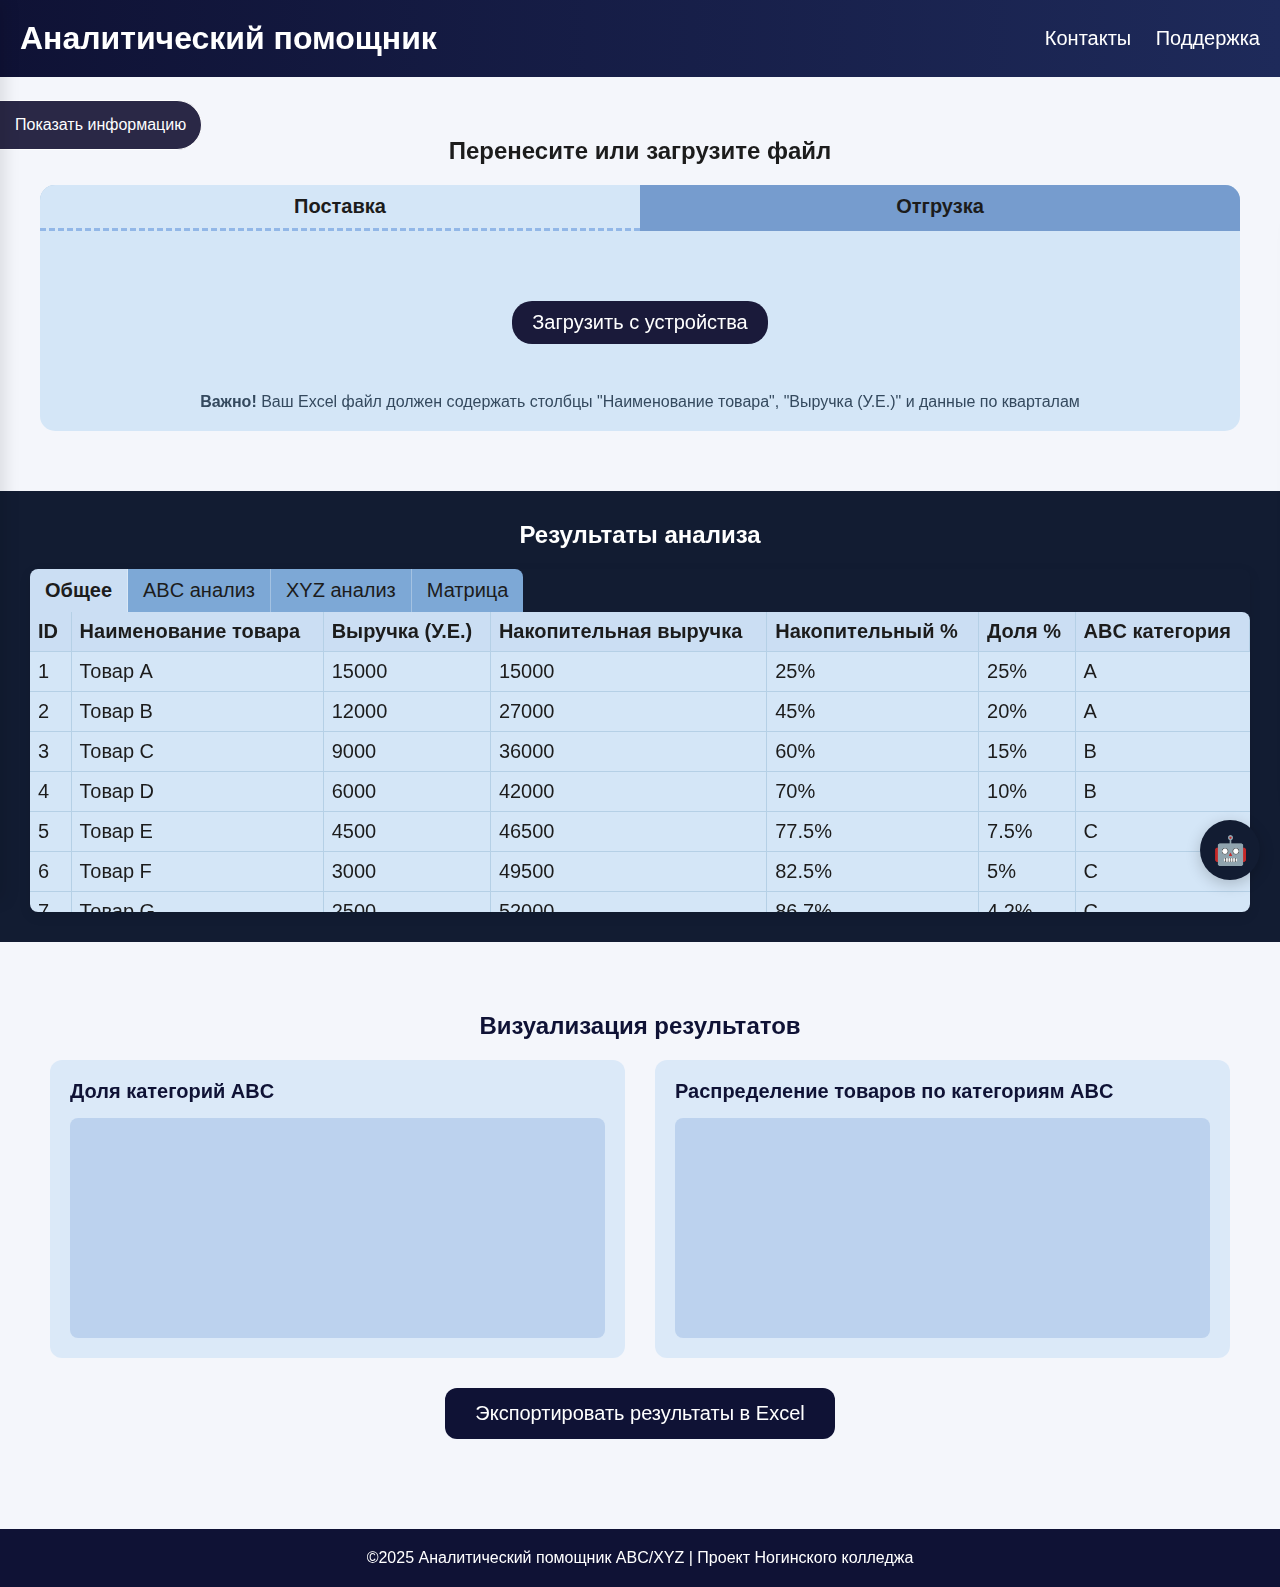
<file: web/gpt.html>
<!DOCTYPE html>
<html lang="ru">
<head>
    <meta charset="UTF-8">
    <meta name="viewport" content="width=device-width, initial-scale=1.0">
    <title>Аналитический помощник ABC/XYZ</title>
    <link rel="stylesheet" href="gpt.css">
</head>
<body>

<!-- HEADER -->
<header class="header">
    <div class="header-inner">
        <h1>Аналитический помощник</h1>
        <nav class="header-links">
            <a href="#">Контакты</a>
            <a href="#">Поддержка</a>
        </nav>
    </div>
</header>

<!-- MAIN CONTENT -->
<main class="page-container">
    <!-- Upload -->
    <div class="container">
        <div class="upload-section">
            <div class="upload-title">Перенесите или загрузите файл</div>
            
            <div class="tabs">
                <div class="tab active" data-tab="upload">Поставка</div>
                <div class="tab" data-tab="download">Отгрузка</div>
            </div>
            
            <div class="tab-content active" id="upload">
                <button class="upload-button">Загрузить с устройства</button>
                <div class="upload-note">
                    <strong>Важно!</strong> Ваш Excel файл должен содержать столбцы "Наименование товара", "Выручка (У.Е.)" и данные по кварталам
                </div>
            </div>
            
            <div class="tab-content" id="download">
                <p style="text-align: center; padding: 20px;">Функция отгрузки пока недоступна. Пожалуйста, используйте вкладку "Поставка".</p>
            </div>
        </div>
</main>
    <!-- Table -->
    <section class="results-section">

        <main class="result-container">
        <h2>Результаты анализа</h2>

    
        <div class="table-container">
                <div class="table-tabs">
                    <div class="table-tab active">Общее</div>
                    <div class="table-tab">ABC анализ</div>
                    <div class="table-tab">XYZ анализ</div>
                    <div class="table-tab">Матрица</div>
                </div>



        <div class="table-wrapper">
            <table>
                <thead>
                    <tr>
                        <th>ID</th>
                        <th>Наименование товара</th>
                        <th>Выручка (У.Е.)</th>
                        <th>Накопительная выручка</th>
                        <th>Накопительный %</th>
                        <th>Доля %</th>
                        <th>ABC категория</th>
                    </tr>
                </thead>
                <tbody>
                    <!-- данные из backend -->
                     <tr><td>1</td><td>Товар A</td><td>15000</td><td>15000</td><td>25%</td><td>25%</td><td>A</td></tr>
                        <tr><td>2</td><td>Товар B</td><td>12000</td><td>27000</td><td>45%</td><td>20%</td><td>A</td></tr>
                        <tr><td>3</td><td>Товар C</td><td>9000</td><td>36000</td><td>60%</td><td>15%</td><td>B</td></tr>
                        <tr><td>4</td><td>Товар D</td><td>6000</td><td>42000</td><td>70%</td><td>10%</td><td>B</td></tr>
                        <tr><td>5</td><td>Товар E</td><td>4500</td><td>46500</td><td>77.5%</td><td>7.5%</td><td>C</td></tr>
                        <tr><td>6</td><td>Товар F</td><td>3000</td><td>49500</td><td>82.5%</td><td>5%</td><td>C</td></tr>
                        <tr><td>7</td><td>Товар G</td><td>2500</td><td>52000</td><td>86.7%</td><td>4.2%</td><td>C</td></tr>
                        <tr><td>8</td><td>Товар H</td><td>2000</td><td>54000</td><td>90%</td><td>3.3%</td><td>C</td></tr>
                        <tr><td>9</td><td>Товар I</td><td>1500</td><td>55500</td><td>92.5%</td><td>2.5%</td><td>C</td></tr>
                        <tr><td>10</td><td>Товар J</td><td>1000</td><td>56500</td><td>94.2%</td><td>1.7%</td><td>C</td></tr>
                        <tr><td>11</td><td>Товар K</td><td>800</td><td>57300</td><td>95.5%</td><td>1.3%</td><td>C</td></tr>
                        <tr><td>12</td><td>Товар L</td><td>600</td><td>57900</td><td>96.5%</td><td>1.0%</td><td>C</td></tr>
                        <tr><td>13</td><td>Товар M</td><td>400</td><td>58300</td><td>97.2%</td><td>0.7%</td><td>C</td></tr>
                        <tr><td>14</td><td>Товар N</td><td>300</td><td>58600</td><td>97.7%</td><td>0.5%</td><td>C</td></tr>
                        <tr><td>15</td><td>Товар O</td><td>200</td><td>58800</td><td>98.0%</td><td>0.3%</td><td>C</td></tr>
                </tbody>
            </table>
        </div>
        </main>
    </section>
<main class="page-container">
    <!-- Visualization -->
    <section class="visual-section">
        <h2>Визуализация результатов</h2>

        <div class="charts">
            <div class="chart-box">
                <h3>Доля категорий ABC</h3>
                <div class="chart-placeholder"></div>
            </div>

            <div class="chart-box">
                <h3>Распределение товаров по категориям ABC</h3>
                <div class="chart-placeholder"></div>
            </div>
        </div>

        <button class="export-btn">Экспортировать результаты в Excel</button>
    </section>

</main>

            <!-- Кнопка открытия панели -->
<button class="info-toggle-btn" onclick="toggleInfoPanel()">
        <span class="btn-text">Показать информацию</span>
</button>

<!-- Выдвижная панель информации -->
        <div class="info-panel" id="infoPanel">
            <div class="info-header">
                <button class="close-btn" onclick="toggleInfoPanel()">×</button>
                <h2>Информация</h2>
            </div>
            
            <div class="info-content">
                <div class="info-section">
                    <h3>Информация по анализу</h3>
                    <h4>По категориям:</h4>
                    <ul>
                        <li>А (высокооборотные): 11 позиций (55.0%)</li>
                        <li>В (среднеоборотные): 6 позиций (30.0%)</li>
                        <li>С (низкооборотные): 3 позиции (15.0%)</li>
                    </ul>
                </div>

                <div class="info-section">
                    <h4>Самые высокоходные товары:</h4>
                    <div class="product-list">
                        <div class="product-item">Скрипидар</div>
                        <div class="product-item">Касторовое масло</div>
                        <div class="product-item">Канифоль</div>
                    </div>
                    
                    <h4>Самые низкоходовые товары:</h4>
                    <div class="product-list">
                        <div class="product-item">Сополимер</div>
                        <div class="product-item">Ваннат</div>
                        <div class="product-item">Перхлорэтилен</div>
                    </div>
                </div>

                <div class="info-section">
                    <h3>Рекомендации по логистике</h3>
                    
                    <div class="recommendation">
                        <h4 class="category-a">Категория A (приоритетная зона):</h4>
                        <p>Размещение: в непосредственной близости к зоне отгрузки (не далее 10-15 метров).</p>
                        <p>Стратегия размещения: применить принцип "золотой зоны" - уровень от пола 0,8-1,6 м.</p>
                        <p>Запасы: поддерживать повышенный страховой запас (30-40 дней потребления).</p>
                        <p>Частота инвентаризации: еженедельная. Рекомендуемый метод складирования: адресное хранение с приоритетом быстрого доступа.</p>
                    </div>

                    <div class="recommendation">
                        <h4 class="category-b">Категория B (промежуточная зона):</h4>
                        <p>Размещение: средняя зона склада (15-30 метров от зоны отгрузки).</p>
                        <p>Запасы: оптимальный страховой запас (15-20 дней потребления).</p>
                        <p>Частота инвентаризации: раз в 2 недели.</p>
                        <p>Рекомендуемый метод складирования: комбинированное размещение.</p>
                    </div>

                    <div class="recommendation">
                        <h4 class="category-c">Категория C (удалённая зона):</h4>
                        <p>Размещение: в глубине складской зоны (далее 30 метров от зоны отгрузки).</p>
                        <p>Стратегия: минимизация складских запасов.</p>
                        <p>Запасы: минимальный страховой запас (7-10 дней) или работа под заказ.</p>
                        <p>Частота инвентаризации: ежемесячная.</p>
                        <p>Рекомендация: рассмотреть возможность исключения из постоянного ассортимента.</p>
                    </div>
                </div>

                <div class="info-section">
                    <h3>Операционные рекомендации:</h3>
                    <ul>
                        <li>Оптимизировать маршруты комплектации с учётом ABC-зон.</li>
                        <li>Внедрить систему WMS для автоматизации адресного хранения.</li>
                        <li>Проводить регулярную ротацию товаров между зонами (ежеквартально).</li>
                    </ul>
                </div>
            </div>
        </div>
    </div>


<!-- FOOTER -->
<footer class="footer">
    <div class="footer-inner">
        ©2025 Аналитический помощник ABC/XYZ | Проект Ногинского колледжа
    </div>
</footer>
    <script>
        // Tab switching for upload/download
        document.querySelectorAll('.tab').forEach(tab => {
            tab.addEventListener('click', () => {
                // Remove active class from all tabs
                document.querySelectorAll('.tab').forEach(t => t.classList.remove('active'));
                // Add active class to clicked tab
                tab.classList.add('active');
                
                // Hide all tab contents
                document.querySelectorAll('.tab-content').forEach(content => {
                    content.classList.remove('active');
                });
                
                // Show corresponding tab content
                const tabId = tab.getAttribute('data-tab');
                document.getElementById(tabId).classList.add('active');
            });
        });
        
        // Table tabs switching
        document.querySelectorAll('.table-tab').forEach(tab => {
            tab.addEventListener('click', () => {
                // Remove active class from all table tabs
                document.querySelectorAll('.table-tab').forEach(t => t.classList.remove('active'));
                // Add active class to clicked table tab
                tab.classList.add('active');
            });
        });
    </script>
    <!-- Чат-бот кнопка -->
<button class="chat-bot-btn" onclick="toggleChat()">
    <div class="bot-avatar">🤖</div>
</button>

<!-- Окно чат-бота -->
<div class="chat-window" id="chatWindow">
    <div class="chat-header">
        <div class="chat-title">
            <div class="bot-avatar-small">🤖</div>
            <h3>Задайте свой вопрос</h3>
        </div>
        <button class="chat-close-btn" onclick="toggleChat()">×</button>
    </div>
    
    <div class="chat-body">
        <div class="welcome-message">
            <p>Здравствуйте! Можете задать любой интересующий Вас вопрос по анализу и я постараюсь Вам помочь!</p>
        </div>
        
        <div class="chat-messages" id="chatMessages">
            <!-- Сообщения будут добавляться здесь -->
        </div>
    </div>
    
    <div class="chat-input-area">
        <input type="text" 
               class="chat-input" 
               id="chatInput" 
               placeholder="Введите сообщение..."
               onkeypress="handleKeyPress(event)">
        <button class="send-btn" onclick="sendMessage()">Отправить</button>
    </div>
</div>
<script src="gpt.js"></script>
</body>
</html>
</file>
<file: static/css/styles.css>
/* Basic CSS */
body { font-family: Arial, sans-serif; }
</file>
<file: web/gpt.css>
* {
    margin: 0;
    padding: 0;
    box-sizing: border-box;
    font-family: "Segoe UI", Arial, sans-serif;
}

body {
    background: #f4f6fb;
    color: #1c1c1c;
    
}

/* HEADER */
.header {
    width: 100%;
    background: linear-gradient(90deg, #0f1235, #1e2a5a);
}

.header-inner {
    max-width: 1300px;
    margin: 0 auto;
    padding: 20px;
    display: flex;
    justify-content: space-between;
    align-items: center;
    color: #fff;
}

.header-links a {
    color: #fff;
    margin-left: 20px;
    text-decoration: none;
    font-size: 20px;
}

/* MAIN */
.result-container{
    max-width: 1300px;
    margin: 0px auto;
}

.page-container {
    max-width: 1300px;
    margin: 40px auto;
    padding: 0 20px;
}

.info-btn {
    background: none;
    border: none;
    font-weight: 600;
    cursor: pointer;
    margin-bottom: 20px;
}

/* Upload */
.upload-section {
    border-radius: 10px;
    padding: 20px;
    margin-bottom: 30px;
}

.upload-title {
            text-align: center;
            font-size: 24px;
            font-weight: bold;
            margin-bottom: 20px;
        }
        
        .tabs {
            display: flex;
            background-color: #a3c4e0;
            border-radius: 15px 15px 0 0;
            overflow: hidden;
        }
        
        .tab {
            flex: 1;
            padding: 10px 15px;
            text-align: center;
            cursor: pointer;
            background-color: #769CCE;
            transition: background-color 0.3s ease;
            font-size: 20px;
            font-weight: 700;
        }
        
        .tab.active {
            background-color: #d4e6f7;
            font-weight: 900;
            border-bottom: 3px  dashed #92b7e7;
        }
        
        .tab-content {
            display: none;
            padding: 20px;
            background-color: #d4e6f7;
            border-radius: 0 0 15px 15px;
            min-height: 200px;
        }
        
        .tab-content.active {
            display: flex;
            flex-direction: column;
            justify-content: space-between;

        }
        
        .upload-button {
            background-color: #1a1a3a;
            color: white;
            border: none;
            padding: 10px 20px;
            border-radius: 20px;
            cursor: pointer;
            font-size: 20px;
            margin-top: 50px;
            margin: 0 auto;
            display: flex;
            margin-top: 50px;


            
        }
        
.upload-note {
    margin-top: 15px;
    font-size: 16px;
    color: #34495e;
    text-align: center;
}

/* Table */

/*НОВАЯТАБЛИЦАААААААА*/
        .table-container {
            border-radius: 8px;
            overflow: hidden;
            box-shadow: 0 4px 12px rgba(0, 0, 0, 0.1);
        }
        
        .table-tabs {
            display: flex;
        }
        
        .table-tab {
            padding: 10px 15px;
            cursor: pointer;
            white-space: nowrap;
            border-right: 1px solid rgba(255, 255, 255, 0.3);
            background-color: #7da8d6;
            font-size: 20px;
        }
        
        .table-tab:last-child {
            border-right: none;
            border-radius: 0px 8px 0px 0px;
        }
        
        .table-tab.active {
            background-color: #CBDEF3;
            font-weight: bold;
        }
        .table-wrapper {
            overflow: hidden;
            border-radius: 0px 8px 0px 0px;
            background-color: #d4e6f7;
            max-height: 300px;
            overflow-y: auto;
            overflow-x: auto;
        }


.results-section {
    background: #121C32;
    padding: 30px;
    margin-bottom: 40px;
}

.results-section h2{
    color: #ffffff;
    text-align: center;
    margin-bottom: 20px;
}

table {
    width: 100%;
    border-collapse: collapse;
    min-width: 800px;
}

th, td {
    padding: 8px;
    text-align: left;
    border-bottom: 1px solid #b5d0e6;
    border-right: 1px solid #b5d0e6;
    font-size: 20px;
}
th {
    background-color: #CBDEF3;
    font-weight: bold;
}
        
tr:last-child td {
    border-bottom: none;
}
        
td:last-child {
    border-right: none;
}

/* Visualization */
.visual-section {
    padding: 30px;
}

.visual-section  h2{
    color: #0f1235;
    margin-bottom: 20px;
    text-align: center;
}

.visual-section  h3{
    color: #0f1235;
    font-size: 20px;
}


.charts {
    display: grid;
    grid-template-columns: 1fr 1fr;
    gap: 30px;
}

.chart-box {
    background: #dbe9f8;
    padding: 20px;
    border-radius: 12px;
}

.chart-placeholder {
    height: 220px;
    background: #bcd2ee;
    border-radius: 8px;
    margin-top: 15px;
}

.export-btn {
    margin: 30px auto 0;
    display: block;
    padding: 14px 30px;
    background: #0f1235;
    color: #fff;
    border: none;
    border-radius: 12px;
    font-size: 20px;
}

/* Кнопка открытия панели */
.info-toggle-btn {
    position: fixed;
    left: 0;
    top: 100px; /* Под хедером, можно регулировать */
    background-color: #141232;
    color: white;
    border: 1px solid white;
    border-left: none;
    border-radius: 0 25px 25px 0;
    padding: 15px;
    display: flex;
    align-items: center;
    gap: 10px;
    cursor: pointer;
    z-index: 1000;
    transition: all 0.3s ease;
    transform: translateX(-100%);
    opacity: 0.9;
}

.info-toggle-btn:hover {
    background-color: #141232;
    transform: translateX(0);
    opacity: 1;
}

.info-toggle-btn.visible {
    transform: translateX(0);
    background-color: #141232;

}

.btn-icon {
    font-size: 20px;
}

.btn-text {
    font-weight: 500;
    font-size: 16px;
}

/* Панель информации */
.info-panel {
    position: fixed;
    top: 0;
    left: -400px;
    width: 400px;
    height: 100vh;
    background-color: white;
    box-shadow: 5px 0 15px rgba(0,0,0,0.1);
    transition: left 0.3s ease;
    z-index: 1001;
    overflow-y: auto;
}

.info-panel.active {
    left: 0;
}

.info-header {
    display: flex;
    justify-content: space-between;
    align-items: center;
    padding: 20px;
    background-color: #141232;
    color: white;
    flex-direction: row-reverse;
}

.info-panel.active + .info-toggle-btn {
    left: 400px; /* 400px панель + 20px отступ */
}

.info-header h2 {
    margin: 0;
}

.close-btn {
    background: none;
    border: none;
    color: white;
    font-size: 30px;
    cursor: pointer;
    line-height: 1;
    padding: 0;
    width: 30px;
    height: 30px;
    display: flex;
    align-items: center;
    justify-content: center;
}

.info-content {
    padding: 20px;
}

.info-section {
    margin-bottom: 30px;
    padding-bottom: 20px;
    border-bottom: 1px solid #ecf0f1;
}

.info-section h3 {
    color: #2c3e50;
    margin-bottom: 15px;
}

.info-section h4 {
    color: #34495e;
    margin: 15px 0 10px;
}

.info-section ul {
    list-style-position: inside;
    margin-left: 20px;
}

.info-section li {
    margin-bottom: 8px;
}

.product-list {
    display: flex;
    flex-wrap: wrap;
    gap: 10px;
    margin: 10px 0 20px;
}

.product-item {
    background-color: #ecf0f1;
    padding: 8px 15px;
    border-radius: 20px;
    font-size: 14px;
}

.recommendation {
    background-color: #f8f9fa;
    padding: 15px;
    border-radius: 8px;
    margin-bottom: 15px;
    border-left: 4px solid;
}

.recommendation .category-a {
    color: #42e73c;
    border-left-color: #42e73c;
}

.recommendation .category-b {
    color: #f39c12;
    border-left-color: #f39c12;
}

.recommendation .category-c {
    color: #f53b35;
    border-left-color: #f53b35;
}

.recommendation p {
    margin-bottom: 8px;
}





/*БООООООООТ*/

/* Стили для чат-бота */
.chat-bot-btn {
    position: fixed;
    right: 20px;
    bottom: 20px;
    width: 60px;
    height: 60px;
    border-radius: 50%;
    background: #121C32;
    border: none;
    color: white;
    font-size: 28px;
    cursor: pointer;
    box-shadow: 0 4px 15px rgba(0,0,0,0.2);
    z-index: 1002;
    display: flex;
    align-items: center;
    justify-content: center;
    transition: all 0.3s ease;
}

.chat-bot-btn:hover {
    transform: scale(1.1);
    box-shadow: 0 6px 20px rgba(0,0,0,0.3);
}

.bot-avatar {
    display: flex;
    align-items: center;
    justify-content: center;
}

/* Окно чата */
.chat-window {
    position: fixed;
    right: -400px;
    bottom: 90px;
    width: 380px;
    height: 600px;
    background-color: white;
    border-radius: 15px;
    box-shadow: 0 5px 25px rgba(0,0,0,0.15);
    z-index: 1003;
    display: flex;
    flex-direction: column;
    transition: right 0.3s ease;
    overflow: hidden;
}

.chat-window.active {
    right: 20px;
}

.chat-header {
    background-color: #0f1235;
    color: white;
    padding: 20px;
    display: flex;
    justify-content: space-between;
    align-items: center;
}

.chat-title {
    display: flex;
    align-items: center;
    gap: 12px;
}

.bot-avatar-small {
    font-size: 24px;
    background: rgba(255,255,255,0.2);
    width: 40px;
    height: 40px;
    border-radius: 50%;
    display: flex;
    align-items: center;
    justify-content: center;
}

.chat-header h3 {
    margin: 0;
    font-size: 18px;
    font-weight: 500;
}

.chat-close-btn {
    background: none;
    border: none;
    color: white;
    font-size: 28px;
    cursor: pointer;
    line-height: 1;
    width: 30px;
    height: 30px;
    display: flex;
    align-items: center;
    justify-content: center;
    border-radius: 50%;
    transition: background 0.3s;
}

.chat-close-btn:hover {
    background: rgba(255,255,255,0.2);
}

/* Тело чата */
.chat-body {
    flex: 1;
    padding: 20px;
    overflow-y: auto;
    background-color: #f8f9fa;
}

.welcome-message {
    background: white;
    padding: 15px;
    border-radius: 10px;
    margin-bottom: 20px;
    box-shadow: 0 2px 5px rgba(0,0,0,0.05);
    border-left: 4px solid #3498db;
}

.welcome-message p {
    margin: 0;
    color: #2c3e50;
    line-height: 1.5;
}

/* Сообщения */
.chat-messages {
    display: flex;
    flex-direction: column;
    gap: 15px;
}

.message {
    max-width: 80%;
    padding: 12px 16px;
    border-radius: 18px;
    line-height: 1.4;
    word-wrap: break-word;
}

.user-message {
    background: #3498db;
    color: white;
    align-self: flex-end;
    border-bottom-right-radius: 5px;
}

.bot-message {
    background: white;
    color: #2c3e50;
    align-self: flex-start;
    border-bottom-left-radius: 5px;
    box-shadow: 0 2px 5px rgba(0,0,0,0.05);
}

/* Поле ввода */
.chat-input-area {
    padding: 20px;
    background: white;
    border-top: 1px solid #eee;
    display: flex;
    gap: 10px;
    align-items: center;
}

.chat-input {
    flex: 1;
    padding: 12px 16px;
    border: 1px solid #ddd;
    border-radius: 25px;
    font-size: 14px;
    outline: none;
    transition: border 0.3s;
}

.chat-input:focus {
    border-color: #2980b9;
}

.send-btn {
    padding: 12px 24px;
    background: #314674;
    color: white;
    border: none;
    border-radius: 25px;
    cursor: pointer;
    font-weight: 500;
    transition: background 0.3s;
}

.send-btn:hover {
    background: #2980b9;
}




/*ИЗМЕНИЛИ ШОБЫ ДВА БЫЛО*/


/* Когда панель информации открыта, сдвигаем основное содержимое */
.info-panel.active ~ .main-content {
    margin-left: 400px;
}

.info-panel.active ~ .info-toggle-btn {
    left: 400px;
}

/* Когда обе панели открыты, корректируем положение кнопки чата */
.info-panel.active ~ .main-content ~ .chat-window.active ~ .chat-bot-btn {
    right: 420px; /* 400px чат + 20px отступ */
}

.chat-window.active ~ .chat-bot-btn {
    right: 420px;
}

/* Когда открыта только панель информации, кнопка чата остается справа */
.info-panel.active ~ .main-content ~ .chat-bot-btn:not(.chat-window.active ~ .chat-bot-btn) {
    right: 20px;
}


/* FOOTER */
.footer {
    width: 100%;
    background: #0f1235;
    color: #fff;
    margin-top: 60px;
}

.footer-inner {
    max-width: 1300px;
    margin: 0 auto;
    padding: 20px;
    text-align: center;
}
</file>
